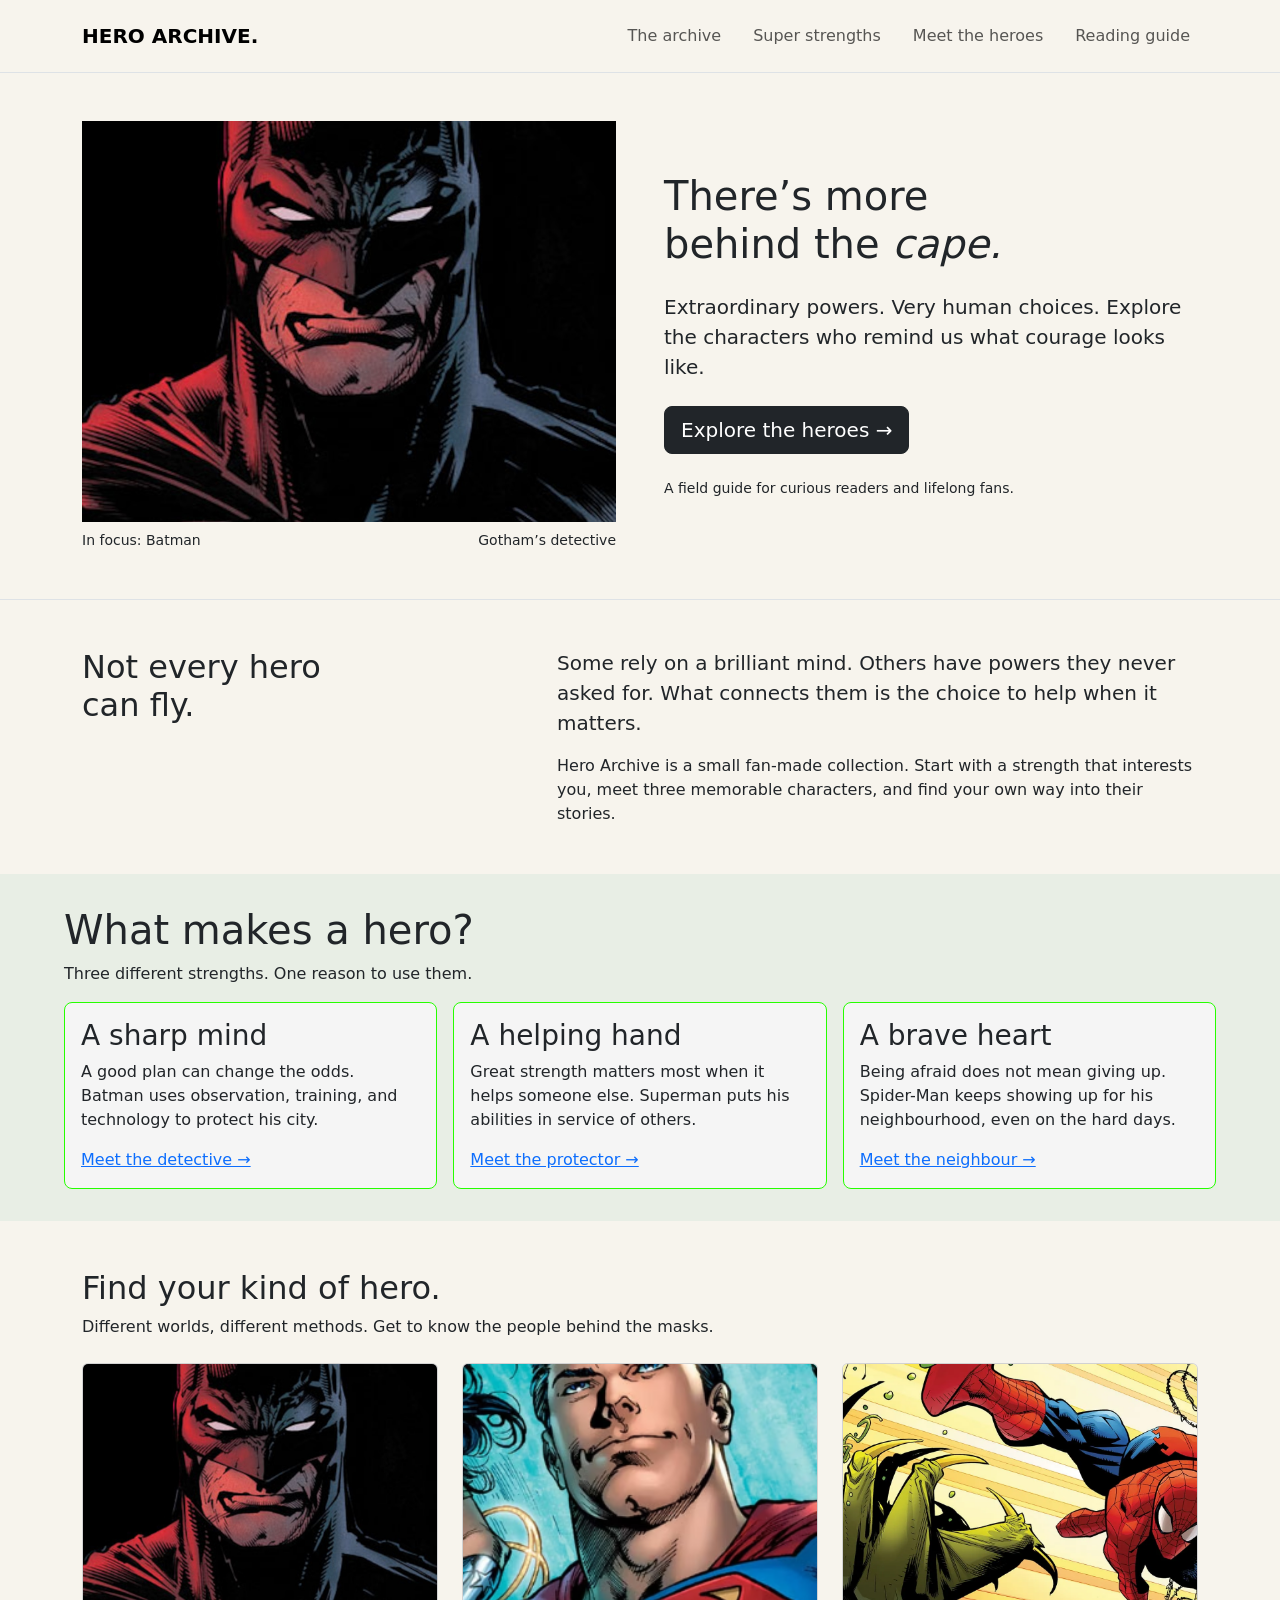
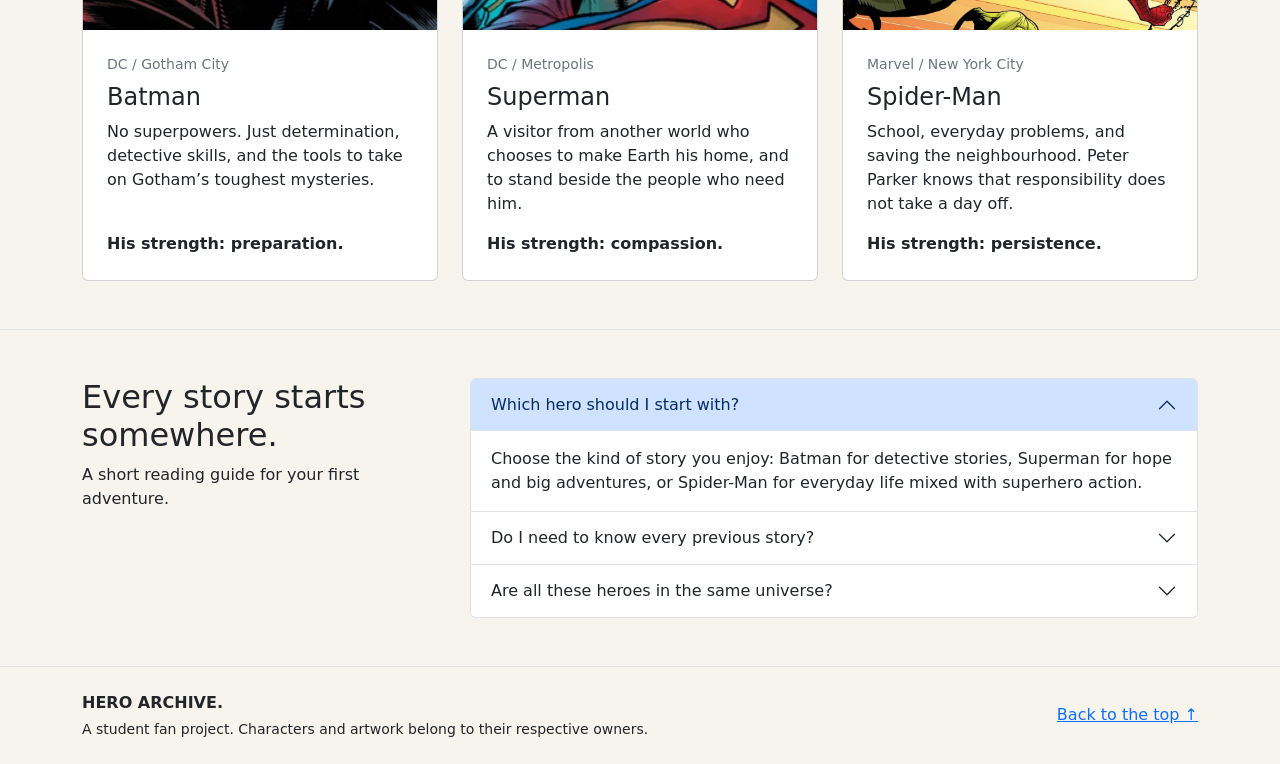
<file: assignment3/index.html>
<!doctype html>
<html lang="en">
    <head>
        <meta charset="utf-8">
        <meta name="viewport" content="width=device-width, initial-scale=1">
        <meta name="description" content="Hero Archive: a small field guide to superheroes, their strengths, and the stories worth exploring.">
        <title>Hero Archive | Beyond the cape</title>
        <link href="https://cdn.jsdelivr.net/npm/bootstrap@5.3.8/dist/css/bootstrap.min.css" rel="stylesheet" integrity="sha384-sRIl4kxILFvY47J16cr9ZwB07vP4J8+LH7qKQnuqkuIAvNWLzeN8tE5YBujZqJLB" crossorigin="anonymous">
        <link rel="stylesheet" href="style.css">
    </head>
    <body>
        <nav class="navbar navbar-expand-lg py-3 border-bottom" aria-label="Main navigation">
            <div class="container">
                <a class="navbar-brand fw-bold" href="#home">HERO ARCHIVE<span class="brand-dot">.</span></a>
                <button class="navbar-toggler" type="button" data-bs-toggle="collapse" data-bs-target="#mainNav" aria-controls="mainNav" aria-expanded="false" aria-label="Toggle navigation"><span class="navbar-toggler-icon"></span></button>
                <div class="collapse navbar-collapse" id="mainNav">
                    <ul class="navbar-nav ms-auto gap-lg-3">
                        <li class="nav-item">
                            <a class="nav-link" href="#about">The archive</a>
                        </li>
                        <li class="nav-item">
                            <a class="nav-link" href="#strengths">Super strengths</a>
                        </li>
                        <li class="nav-item">
                            <a class="nav-link" href="#heroes">Meet the heroes</a>
                        </li>
                        <li class="nav-item">
                            <a class="nav-link" href="#faq">Reading guide</a>
                        </li>
                    </ul>
                </div>
            </div>
        </nav>
        <main>
            <section class="hero-section py-5" id="home" aria-labelledby="hero-title">
                <div class="container">
                    <div class="row align-items-center g-4 g-lg-5">
                        <div class="col-12 col-lg-6 order-1 order-lg-2">
                            <h1 id="hero-title">There’s more<br>behind the <em>cape.</em></h1>
                            <p class="lead my-4">Extraordinary powers. Very human choices. Explore the characters who remind us what courage looks like.</p>
                            <a class="btn btn-dark btn-lg" href="#heroes">Explore the heroes <span aria-hidden="true">&rarr;</span></a>
                            <p class="d-none d-md-block small mt-4 mb-0 hero-note">A field guide for curious readers and lifelong fans.</p>
                            <p class="d-md-none small mt-3 mb-0 hero-note">Your next favourite hero starts here.</p>
                        </div>
                        <div class="col-12 col-lg-6 order-2 order-lg-1">
                            <figure class="mb-0">
                                <img class="img-fluid hero-image" src="images/batman.jpg" alt="Batman, the masked protector of Gotham City">
                                <figcaption class="d-flex justify-content-between gap-3 small mt-2"><span>In focus: Batman</span><span>Gotham’s detective</span></figcaption>
                            </figure>
                        </div>
                    </div>
                </div>
            </section>
            <section id="about" class="py-5 border-top" aria-labelledby="about-title">
                <div class="container">
                    <div class="row g-4 align-items-start">
                        <div class="col-12 col-md-5">
                            <h2 id="about-title">Not every hero<br>can fly.</h2>
                        </div>
                        <div class="col-12 col-md-7">
                            <p class="fs-5">Some rely on a brilliant mind. Others have powers they never asked for. What connects them is the choice to help when it matters.</p>
                            <p class="mb-0">Hero Archive is a small fan-made collection. Start with a strength that interests you, meet three memorable characters, and find your own way into their stories.</p>
                        </div>
                    </div>
                </div>
            </section>
            <section id="strengths" class="strengths-section" aria-labelledby="strengths-title">
                <div class="strengths-wrap">
                    <h2 id="strengths-title">What makes a hero?</h2>
                    <p class="strengths-intro">Three different strengths. One reason to use them.</p>
                    <div class="strengths-grid">
                        <article class="strength-item">
                            <h3>A sharp mind</h3>
                            <p>A good plan can change the odds. Batman uses observation, training, and technology to protect his city.</p>
                            <a href="#batman">Meet the detective &rarr;</a>
                        </article>
                        <article class="strength-item">
                            <h3>A helping hand</h3>
                            <p>Great strength matters most when it helps someone else. Superman puts his abilities in service of others.</p>
                            <a href="#superman">Meet the protector &rarr;</a>
                        </article>
                        <article class="strength-item">
                            <h3>A brave heart</h3>
                            <p>Being afraid does not mean giving up. Spider-Man keeps showing up for his neighbourhood, even on the hard days.</p>
                            <a href="#spider-man">Meet the neighbour &rarr;</a>
                        </article>
                    </div>
                </div>
            </section>
            <section id="heroes" class="py-5" aria-labelledby="heroes-title">
                <div class="container">
                    <div class="row mb-4">
                        <div class="col-12 col-lg-8">
                            <h2 id="heroes-title">Find your kind of hero.</h2>
                            <p class="mb-0">Different worlds, different methods. Get to know the people behind the masks.</p>
                        </div>
                    </div>
                    <div class="row g-4">
                        <div class="col-12 col-md-6 col-lg-4">
                            <article class="card h-100" id="batman">
                                <img src="images/batman.jpg" class="card-img-top" alt="Batman in his dark suit and cape" loading="lazy">
                                <div class="card-body d-flex flex-column p-4">
                                    <p class="small text-secondary mb-2">DC / Gotham City</p>
                                    <h3 class="card-title h4">Batman</h3>
                                    <p class="card-text">No superpowers. Just determination, detective skills, and the tools to take on Gotham’s toughest mysteries.</p>
                                    <p class="mt-auto mb-0 fw-semibold">His strength: preparation.</p>
                                </div>
                            </article>
                        </div>
                        <div class="col-12 col-md-6 col-lg-4">
                            <article class="card h-100" id="superman">
                                <img src="images/superman.png" class="card-img-top" alt="Superman wearing his blue suit and red cape" loading="lazy">
                                <div class="card-body d-flex flex-column p-4">
                                    <p class="small text-secondary mb-2">DC / Metropolis</p>
                                    <h3 class="card-title h4">Superman</h3>
                                    <p class="card-text">A visitor from another world who chooses to make Earth his home, and to stand beside the people who need him.</p>
                                    <p class="mt-auto mb-0 fw-semibold">His strength: compassion.</p>
                                </div>
                            </article>
                        </div>
                        <div class="col-12 col-md-6 col-lg-4">
                            <article class="card h-100" id="spider-man">
                                <img src="images/spider-man.webp" class="card-img-top" alt="Spider-Man in his red and blue web-patterned suit" loading="lazy">
                                <div class="card-body d-flex flex-column p-4">
                                    <p class="small text-secondary mb-2">Marvel / New York City</p>
                                    <h3 class="card-title h4">Spider-Man</h3>
                                    <p class="card-text">School, everyday problems, and saving the neighbourhood. Peter Parker knows that responsibility does not take a day off.</p>
                                    <p class="mt-auto mb-0 fw-semibold">His strength: persistence.</p>
                                </div>
                            </article>
                        </div>
                    </div>
                </div>
            </section>
            <section id="faq" class="py-5 border-top" aria-labelledby="faq-title">
                <div class="container">
                    <div class="row g-4 g-lg-5">
                        <div class="col-12 col-lg-4">
                            <h2 id="faq-title">Every story starts somewhere.</h2>
                            <p>A short reading guide for your first adventure.</p>
                        </div>
                        <div class="col-12 col-lg-8">
                            <div class="accordion" id="readingGuide">
                                <div class="accordion-item">
                                    <h3 class="accordion-header"><button class="accordion-button" type="button" data-bs-toggle="collapse" data-bs-target="#answerOne" aria-expanded="true" aria-controls="answerOne">Which hero should I start with?</button></h3>
                                    <div id="answerOne" class="accordion-collapse collapse show" data-bs-parent="#readingGuide">
                                        <div class="accordion-body">
                                            Choose the kind of story you enjoy: Batman for detective stories, Superman for hope and big adventures, or Spider-Man for everyday life mixed with superhero action.
                                        </div>
                                    </div>
                                </div>
                                <div class="accordion-item">
                                    <h3 class="accordion-header"><button class="accordion-button collapsed" type="button" data-bs-toggle="collapse" data-bs-target="#answerTwo" aria-expanded="false" aria-controls="answerTwo">Do I need to know every previous story?</button></h3>
                                    <div id="answerTwo" class="accordion-collapse collapse" data-bs-parent="#readingGuide">
                                        <div class="accordion-body">
                                            No. An origin story or a self-contained adventure is an approachable place to begin. Look for a collected story with a clear beginning and ending.
                                        </div>
                                    </div>
                                </div>
                                <div class="accordion-item">
                                    <h3 class="accordion-header"><button class="accordion-button collapsed" type="button" data-bs-toggle="collapse" data-bs-target="#answerThree" aria-expanded="false" aria-controls="answerThree">Are all these heroes in the same universe?</button></h3>
                                    <div id="answerThree" class="accordion-collapse collapse" data-bs-parent="#readingGuide">
                                        <div class="accordion-body">
                                            Batman and Superman belong to DC. Spider-Man belongs to Marvel. This archive brings them together as a fan collection, rather than a shared story universe.
                                        </div>
                                    </div>
                                </div>
                            </div>
                        </div>
                    </div>
                </div>
            </section>
        </main>
        <footer class="py-4 border-top">
            <div class="container">
                <div class="row g-3 align-items-center">
                    <div class="col-12 col-md-8">
                        <p class="mb-1 fw-bold">HERO ARCHIVE.</p>
                        <p class="small mb-0">A student fan project. Characters and artwork belong to their respective owners.</p>
                    </div>
                    <div class="col-12 col-md-4 text-md-end">
                        <a class="footer-link" href="#home">Back to the top &uarr;</a>
                    </div>
                </div>
            </div>
        </footer>
        <script src="https://cdn.jsdelivr.net/npm/bootstrap@5.3.8/dist/js/bootstrap.bundle.min.js" integrity="sha384-FKyoEForCGlyvwx9Hj09JcYn3nv7wiPVlz7YYwJrWVcXK/BmnVDxM+D2scQbITxI" crossorigin="anonymous">
        </script>
    </body>
</html>
</file>
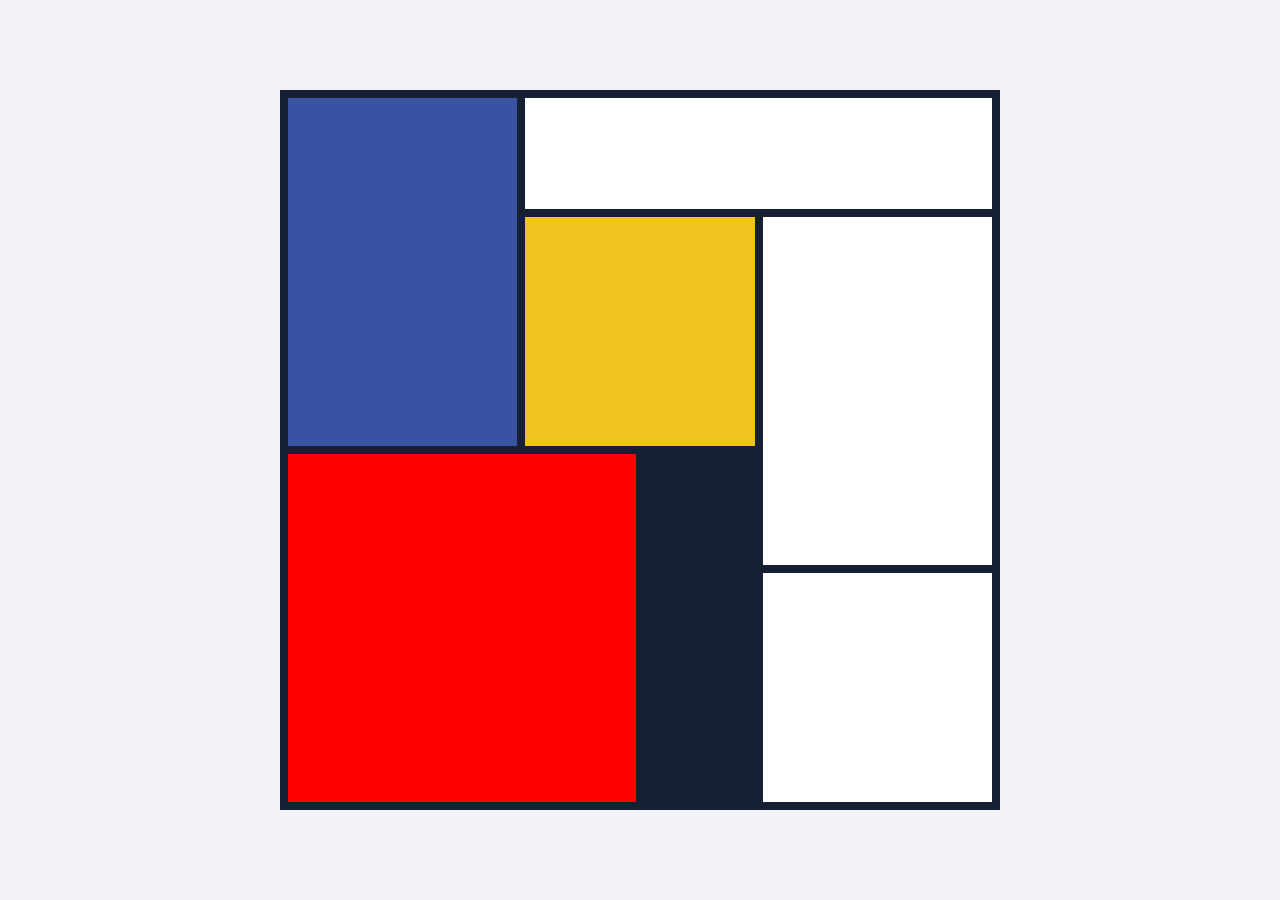
<file: task1.html>
<!DOCTYPE html>
<html lang="en">
<head>
    <meta charset="UTF-8">
    <meta name="viewport" content="width=device-width, initial-scale=1.0">
    <title>Title</title>
    <link rel="stylesheet" href="style.css">
</head>
<body class="task1-body">
<div class="grid-art">
    <div class="blue">   </div>
    <div class="white1">   </div>
    <div class="yellow">   </div>
    <div class="red">   </div>
    <div class="black">   </div>
    <div class="white2">   </div>
    <div class="white3">   </div>
</div>

</body>
</html>
</file>
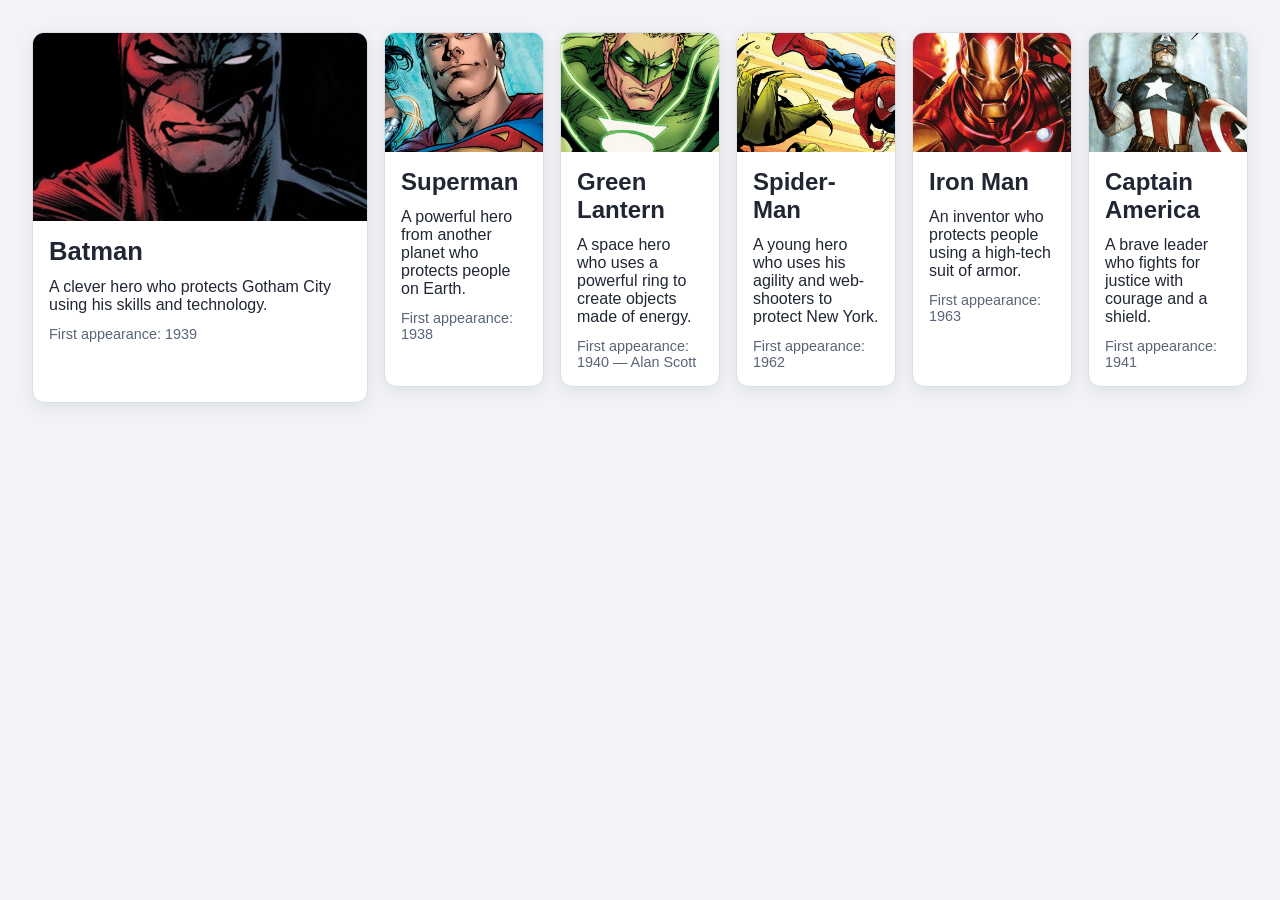
<file: task3.html>
<!DOCTYPE html>
<html lang="en">
<head>
    <meta charset="UTF-8">
    <meta name="viewport" content="width=device-width, initial-scale=1.0">
    <title>Heroes</title>
    <link rel="stylesheet" href="style.css">
</head>
<body class="task3-body">

<main>
    <div class="heroes heroes--magazine">

        <article class="hero-card hero-card--lead">
            <img src="images/batman.jpg" alt="Batman">
            <div class="hero-content">
                <h2>Batman</h2>
                <p>A clever hero who protects Gotham City using his skills and technology.</p>
                <time class="hero-date" datetime="1939">First appearance: 1939</time>
            </div>
        </article>

        <article class="hero-card">
            <img src="images/superman.png" alt="Superman">
            <div class="hero-content">
                <h2>Superman</h2>
                <p>A powerful hero from another planet who protects people on Earth.</p>
                <time class="hero-date" datetime="1938">First appearance: 1938</time>
            </div>
        </article>

        <article class="hero-card">
            <img src="images/green-lantern.jpg" alt="Green Lantern">
            <div class="hero-content">
                <h2>Green Lantern</h2>
                <p>A space hero who uses a powerful ring to create objects made of energy.</p>
                <time class="hero-date" datetime="1940">First appearance: 1940 — Alan Scott</time>
            </div>
        </article>

        <article class="hero-card">
            <img src="images/spider-man.webp" alt="Spider-Man">
            <div class="hero-content">
                <h2>Spider-Man</h2>
                <p>A young hero who uses his agility and web-shooters to protect New York.</p>
                <time class="hero-date" datetime="1962">First appearance: 1962</time>
            </div>
        </article>

        <article class="hero-card">
            <img src="images/iron-man.webp" alt="Iron Man">
            <div class="hero-content">
                <h2>Iron Man</h2>
                <p>An inventor who protects people using a high-tech suit of armor.</p>
                <time class="hero-date" datetime="1963">First appearance: 1963</time>
            </div>
        </article>

        <article class="hero-card">
            <img src="images/captain-america.webp" alt="Captain America">
            <div class="hero-content">
                <h2>Captain America</h2>
                <p>A brave leader who fights for justice with courage and a shield.</p>
                <time class="hero-date" datetime="1941">First appearance: 1941</time>
            </div>
        </article>

    </div>
</main>

</body>
</html>
</file>
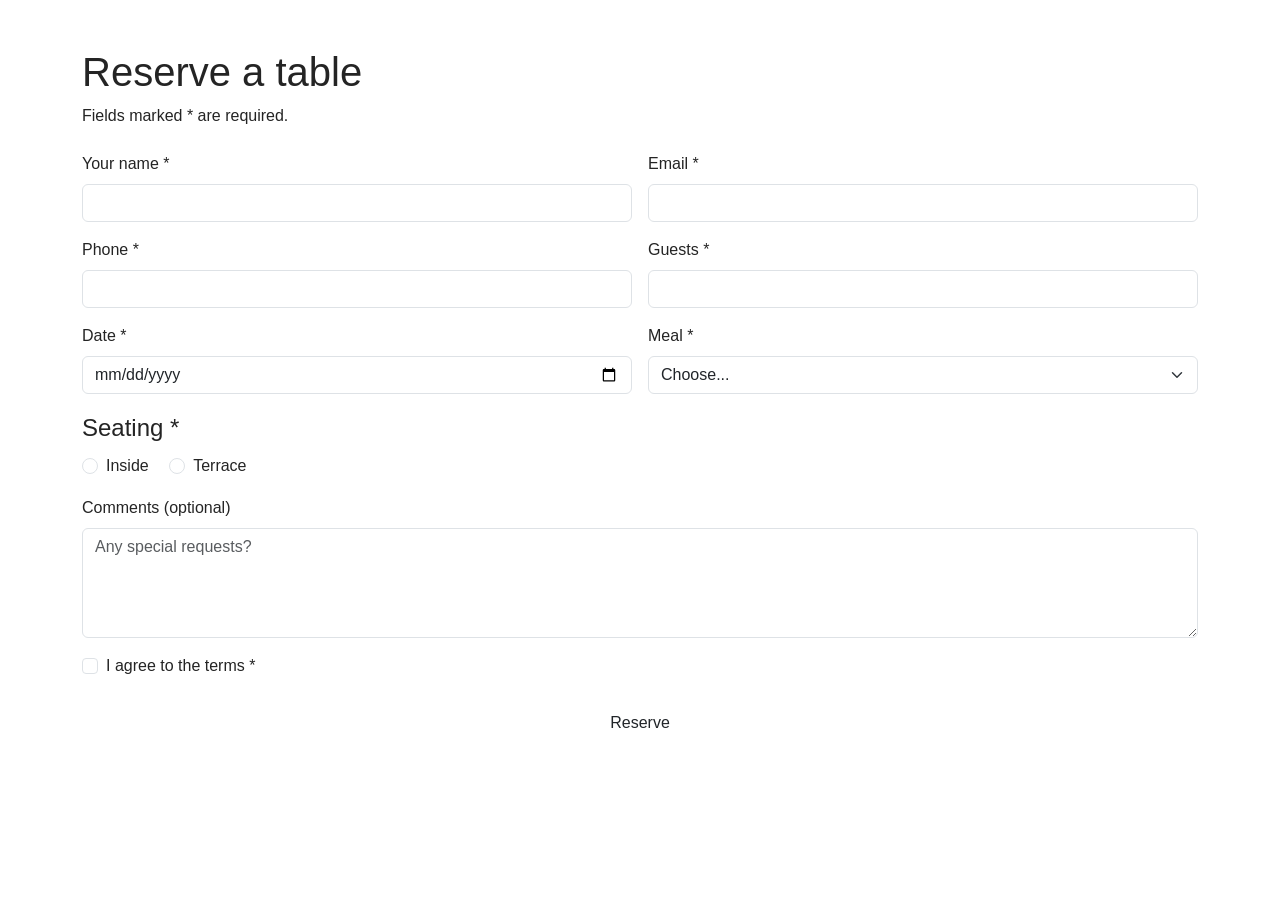
<file: assignment2/task2.html>
<!DOCTYPE html>
<html lang="en">
<head>
    <meta charset="UTF-8">
    <meta name="viewport" content="width=device-width, initial-scale=1.0">
    <title>Task 3 — Reserve a table</title>

    <link rel="stylesheet" href="https://cdn.jsdelivr.net/npm/bootstrap@5.3.8/dist/css/bootstrap.min.css">
    <link rel="stylesheet" href="https://fonts.googleapis.com/css2?family=Montserrat:wght@400;600;700&amp;display=swap">
    <link rel="stylesheet" href="style.css">
</head>

<body class="task3">
<main class="container py-4 py-md-5">
    <section class="form-panel mx-auto" aria-labelledby="page-title">
        <header class="panel-header">
            <h1 id="page-title">Reserve a table</h1>
        </header>

        <div class="panel-body">
            <p class="mb-4">Fields marked * are required.</p>

            <form action="#" method="post">
                <div class="row g-3">
                    <div class="col-12 col-md-6">
                        <label class="form-label" for="guest-name">Your name *</label>
                        <input class="form-control" type="text"
                               id="guest-name" name="guest_name"
                               autocomplete="name" required>
                    </div>

                    <div class="col-12 col-md-6">
                        <label class="form-label" for="guest-email">Email *</label>
                        <input class="form-control" type="email"
                               id="guest-email" name="guest_email"
                               autocomplete="email" required>
                    </div>

                    <div class="col-12 col-md-6">
                        <label class="form-label" for="guest-phone">Phone *</label>
                        <input class="form-control" type="tel"
                               id="guest-phone" name="guest_phone"
                               autocomplete="tel" required>
                    </div>

                    <div class="col-12 col-md-6">
                        <label class="form-label" for="guests">Guests *</label>
                        <input class="form-control" type="number"
                               id="guests" name="guests"
                               min="1" step="1" required>
                    </div>

                    <div class="col-12 col-md-6">
                        <label class="form-label" for="reservation-date">Date *</label>
                        <input class="form-control" type="date"
                               id="reservation-date" name="reservation_date" required>
                    </div>

                    <div class="col-12 col-md-6">
                        <label class="form-label" for="meal">Meal *</label>
                        <select class="form-select" id="meal" name="meal" required>
                            <option value="">Choose...</option>
                            <option value="lunch">Lunch</option>
                            <option value="dinner">Dinner</option>
                        </select>
                    </div>

                    <fieldset class="col-12">
                        <legend class="form-label">Seating *</legend>

                        <div class="form-check form-check-inline">
                            <input class="form-check-input" type="radio"
                                   id="inside" name="seating" value="inside" required>
                            <label class="form-check-label" for="inside">
                                Inside
                            </label>
                        </div>

                        <div class="form-check form-check-inline">
                            <input class="form-check-input" type="radio"
                                   id="terrace" name="seating" value="terrace" required>
                            <label class="form-check-label" for="terrace">
                                Terrace
                            </label>
                        </div>
                    </fieldset>

                    <div class="col-12">
                        <label class="form-label" for="comments">
                            Comments (optional)
                        </label>
                        <textarea class="form-control"
                                  id="comments" name="comments"
                                  rows="4" placeholder="Any special requests?"></textarea>
                    </div>

                    <div class="col-12">
                        <div class="form-check">
                            <input class="form-check-input" type="checkbox"
                                   id="terms" name="terms" value="accepted" required>
                            <label class="form-check-label" for="terms">
                                I agree to the terms *
                            </label>
                        </div>
                    </div>
                </div>

                <button class="btn btn-find w-100 mt-4" type="submit">
                    Reserve
                </button>
            </form>
        </div>
    </section>
</main>
</body>
</html>
</file>
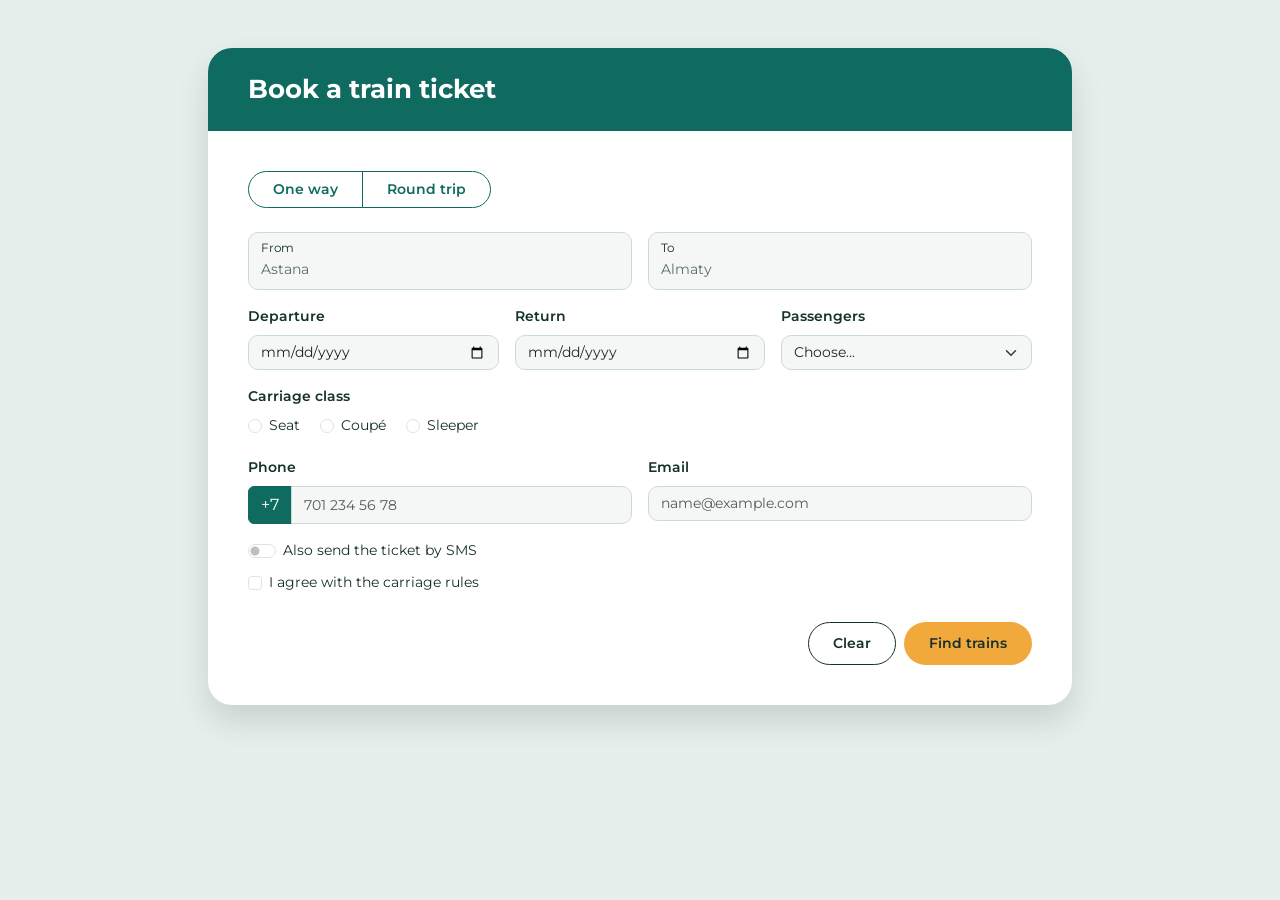
<file: assignment4/task1.html>
<!DOCTYPE html>
<html lang="en">
<head>
    <meta charset="UTF-8">
    <meta name="viewport" content="width=device-width, initial-scale=1.0">
    <title>Task 1 — Train ticket</title>

    <link rel="stylesheet" href="https://cdn.jsdelivr.net/npm/bootstrap@5.3.8/dist/css/bootstrap.min.css">
    <link rel="stylesheet" href="https://fonts.googleapis.com/css2?family=Montserrat:wght@400;600;700&amp;display=swap">
    <link rel="stylesheet" href="style.css">
</head>

<body class="task1">
<main class="container py-4 py-md-5">
    <section class="form-panel mx-auto" aria-labelledby="page-title">
        <header class="panel-header">
            <h1 id="page-title">Book a train ticket</h1>
        </header>

        <div class="panel-body">
            <form action="#" method="get">
                <fieldset class="mb-4">
                    <legend class="visually-hidden">Trip type</legend>

                    <div class="btn-group trip-toggle">
                        <input class="btn-check" type="radio"
                               id="one-way" name="trip" value="one-way">
                        <label class="btn" for="one-way">One way</label>

                        <input class="btn-check" type="radio"
                               id="round-trip" name="trip" value="round-trip">
                        <label class="btn" for="round-trip">Round trip</label>
                    </div>
                </fieldset>

                <div class="row g-3">
                    <div class="col-12 col-md-6">
                        <div class="form-floating">
                            <input class="form-control" type="text"
                                   id="from" name="from"
                                   placeholder="Astana" required>
                            <label for="from">From</label>
                        </div>
                    </div>

                    <div class="col-12 col-md-6">
                        <div class="form-floating">
                            <input class="form-control" type="text"
                                   id="to" name="to"
                                   placeholder="Almaty" required>
                            <label for="to">To</label>
                        </div>
                    </div>

                    <div class="col-12 col-md-4">
                        <label class="form-label" for="departure">Departure</label>
                        <input class="form-control" type="date"
                               id="departure" name="departure" required>
                    </div>

                    <div class="col-12 col-md-4">
                        <label class="form-label" for="return-date">Return</label>
                        <input class="form-control" type="date"
                               id="return-date" name="return_date">
                    </div>

                    <div class="col-12 col-md-4">
                        <label class="form-label" for="passengers">Passengers</label>
                        <select class="form-select"
                                id="passengers" name="passengers" required>
                            <option value="">Choose...</option>
                            <option value="1">1 adult</option>
                            <option value="2">2 adults</option>
                            <option value="3">3 adults</option>
                            <option value="4">4 adults</option>
                            <option value="5">5 adults</option>
                            <option value="6">6 adults</option>
                        </select>
                    </div>

                    <fieldset class="col-12">
                        <legend class="form-label">Carriage class</legend>

                        <div class="form-check form-check-inline">
                            <input class="form-check-input" type="radio"
                                   id="seat" name="carriage" value="seat" required>
                            <label class="form-check-label" for="seat">Seat</label>
                        </div>

                        <div class="form-check form-check-inline">
                            <input class="form-check-input" type="radio"
                                   id="coupe" name="carriage" value="coupe" required>
                            <label class="form-check-label" for="coupe">Coupé</label>
                        </div>

                        <div class="form-check form-check-inline">
                            <input class="form-check-input" type="radio"
                                   id="sleeper" name="carriage" value="sleeper" required>
                            <label class="form-check-label" for="sleeper">Sleeper</label>
                        </div>
                    </fieldset>

                    <div class="col-12 col-md-6">
                        <label class="form-label" for="phone">Phone</label>

                        <div class="input-group">
                            <span class="input-group-text" id="phone-prefix">+7</span>
                            <input class="form-control" type="tel"
                                   id="phone" name="phone"
                                   placeholder="701 234 56 78"
                                   autocomplete="off"
                                   aria-describedby="phone-prefix" required>
                        </div>
                    </div>

                    <div class="col-12 col-md-6">
                        <label class="form-label" for="email">Email</label>
                        <input class="form-control" type="email"
                               id="email" name="email"
                               placeholder="name@example.com"
                               autocomplete="email" required>
                    </div>

                    <div class="col-12">
                        <div class="form-check form-switch mb-2">
                            <input class="form-check-input" type="checkbox"
                                   role="switch" id="sms"
                                   name="sms" value="yes">
                            <label class="form-check-label" for="sms">
                                Also send the ticket by SMS
                            </label>
                        </div>

                        <div class="form-check">
                            <input class="form-check-input" type="checkbox"
                                   id="agreement" name="agreement"
                                   value="accepted" required>
                            <label class="form-check-label" for="agreement">
                                I agree with the carriage rules
                            </label>
                        </div>
                    </div>
                </div>

                <div class="d-flex flex-column-reverse flex-md-row justify-content-md-end gap-2 mt-4">
                    <button class="btn btn-clear" type="reset">Clear</button>
                    <button class="btn btn-find" type="submit">Find trains</button>
                </div>
            </form>
        </div>
    </section>
</main>
</body>
</html>
</file>
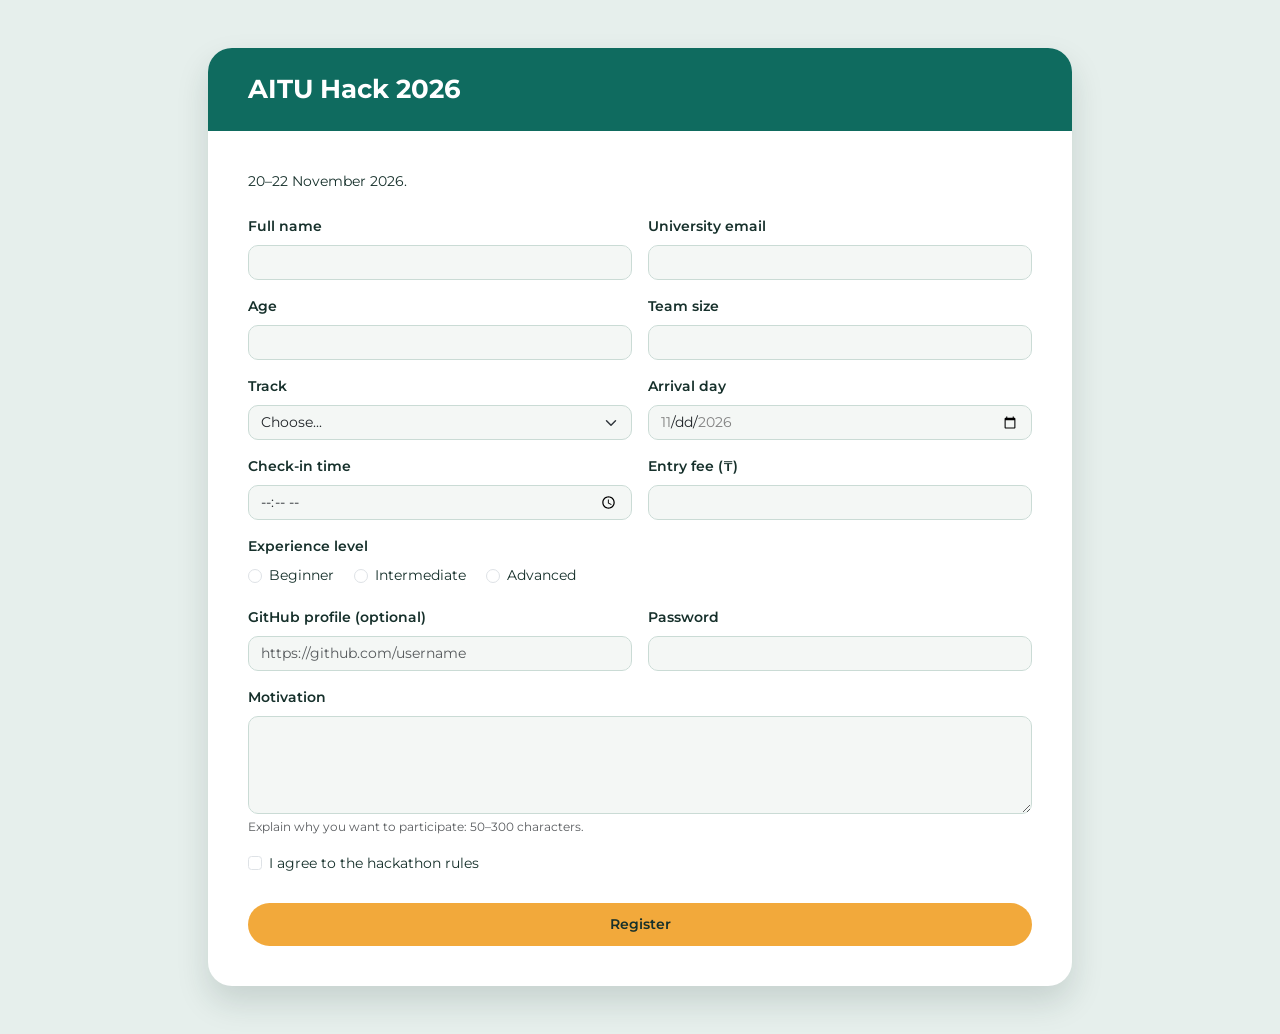
<file: assignment4/task2.html>
<!DOCTYPE html>
<html lang="en">
<head>
    <meta charset="UTF-8">
    <meta name="viewport" content="width=device-width, initial-scale=1.0">
    <title>Task 2 — AITU Hack 2026</title>

    <link rel="stylesheet" href="https://cdn.jsdelivr.net/npm/bootstrap@5.3.8/dist/css/bootstrap.min.css">
    <link rel="stylesheet" href="https://fonts.googleapis.com/css2?family=Montserrat:wght@400;600;700&amp;display=swap">
    <link rel="stylesheet" href="style.css">
</head>

<body class="task2">
<main class="container py-4 py-md-5">
    <section class="form-panel mx-auto" aria-labelledby="page-title">
        <header class="panel-header">
            <h1 id="page-title">AITU Hack 2026</h1>
        </header>

        <div class="panel-body">
            <p class="mb-4">
                20–22 November 2026.
            </p>

            <form class="validate-form" action="#" method="post">
                <div class="row g-3">
                    <div class="col-12 col-md-6">
                        <label class="form-label" for="full-name">Full name</label>
                        <input class="form-control" type="text"
                               id="full-name" name="full_name"
                               minlength="2" maxlength="40"
                               autocomplete="name"
                               aria-describedby="name-error" required>
                        <div class="invalid-feedback" id="name-error">
                            Enter 2–40 characters.
                        </div>
                    </div>

                    <div class="col-12 col-md-6">
                        <label class="form-label" for="email">University email</label>
                        <input class="form-control" type="email"
                               id="email" name="email"
                               autocomplete="email"
                               aria-describedby="email-error" required>
                        <div class="invalid-feedback" id="email-error">
                            Enter a valid email address.
                        </div>
                    </div>

                    <div class="col-12 col-md-6">
                        <label class="form-label" for="age">Age</label>
                        <input class="form-control" type="number"
                               id="age" name="age"
                               min="16" max="30" step="1"
                               aria-describedby="age-error" required>
                        <div class="invalid-feedback" id="age-error">
                            Enter a whole number from 16 to 30.
                        </div>
                    </div>

                    <div class="col-12 col-md-6">
                        <label class="form-label" for="team-size">Team size</label>
                        <input class="form-control" type="number"
                               id="team-size" name="team_size"
                               min="1" max="4" step="1"
                               aria-describedby="team-error" required>
                        <div class="invalid-feedback" id="team-error">
                            Enter a whole number from 1 to 4.
                        </div>
                    </div>

                    <div class="col-12 col-md-6">
                        <label class="form-label" for="track">Track</label>
                        <select class="form-select" id="track" name="track"
                                aria-describedby="track-error" required>
                            <option value="">Choose...</option>
                            <option value="Web">Web</option>
                            <option value="Mobile">Mobile</option>
                            <option value="AI">AI</option>
                            <option value="GameDev">GameDev</option>
                        </select>
                        <div class="invalid-feedback" id="track-error">
                            Choose a track.
                        </div>
                    </div>

                    <div class="col-12 col-md-6">
                        <label class="form-label" for="arrival">Arrival day</label>
                        <input class="form-control" type="date"
                               id="arrival" name="arrival"
                               min="2026-11-20" max="2026-11-22"
                               aria-describedby="arrival-error" required>
                        <div class="invalid-feedback" id="arrival-error">
                            Choose 20, 21 or 22 November 2026.
                        </div>
                    </div>

                    <div class="col-12 col-md-6">
                        <label class="form-label" for="check-in">Check-in time</label>
                        <input class="form-control" type="time"
                               id="check-in" name="check_in"
                               min="09:00" max="18:00" step="1800"
                               aria-describedby="time-error" required>
                        <div class="invalid-feedback" id="time-error">
                            Choose 09:00–18:00 in 30-minute steps.
                        </div>
                    </div>

                    <div class="col-12 col-md-6">
                        <label class="form-label" for="fee">Entry fee (₸)</label>
                        <input class="form-control" type="number"
                               id="fee" name="fee"
                               min="0" max="5000" step="500"
                               aria-describedby="fee-error" required>
                        <div class="invalid-feedback" id="fee-error">
                            Enter 0–5000 ₸ in steps of 500 ₸.
                        </div>
                    </div>

                    <fieldset class="col-12 radio-field"
                              aria-describedby="experience-error">
                        <legend class="form-label">Experience level</legend>

                        <div class="form-check form-check-inline">
                            <input class="form-check-input" type="radio"
                                   id="beginner" name="experience"
                                   value="beginner" required>
                            <label class="form-check-label" for="beginner">
                                Beginner
                            </label>
                        </div>

                        <div class="form-check form-check-inline">
                            <input class="form-check-input" type="radio"
                                   id="intermediate" name="experience"
                                   value="intermediate" required>
                            <label class="form-check-label" for="intermediate">
                                Intermediate
                            </label>
                        </div>

                        <div class="form-check form-check-inline">
                            <input class="form-check-input" type="radio"
                                   id="advanced" name="experience"
                                   value="advanced" required>
                            <label class="form-check-label" for="advanced">
                                Advanced
                            </label>
                        </div>

                        <div class="invalid-feedback" id="experience-error">
                            Choose your experience level.
                        </div>
                    </fieldset>

                    <div class="col-12 col-md-6">
                        <label class="form-label" for="github">
                            GitHub profile (optional)
                        </label>
                        <input class="form-control" type="url"
                               id="github" name="github"
                               placeholder="https://github.com/username"
                               aria-describedby="github-error">
                        <div class="invalid-feedback" id="github-error">
                            Enter a full URL or leave this field empty.
                        </div>
                    </div>

                    <div class="col-12 col-md-6">
                        <label class="form-label" for="password">Password</label>
                        <input class="form-control" type="password"
                               id="password" name="password"
                               minlength="8" maxlength="20"
                               autocomplete="new-password"
                               aria-describedby="password-error" required>
                        <div class="invalid-feedback" id="password-error">
                            Use 8–20 characters.
                        </div>
                    </div>

                    <div class="col-12">
                        <label class="form-label" for="motivation">Motivation</label>
                        <textarea class="form-control"
                                  id="motivation" name="motivation"
                                  rows="4" minlength="50" maxlength="300"
                                  aria-describedby="motivation-help motivation-error"
                                  required></textarea>

                        <div class="form-text" id="motivation-help">
                            Explain why you want to participate: 50–300 characters.
                        </div>
                        <div class="invalid-feedback" id="motivation-error">
                            Write 50–300 characters.
                        </div>
                    </div>

                    <div class="col-12">
                        <div class="form-check">
                            <input class="form-check-input" type="checkbox"
                                   id="rules" name="rules" value="accepted"
                                   aria-describedby="rules-error" required>
                            <label class="form-check-label" for="rules">
                                I agree to the hackathon rules
                            </label>
                            <div class="invalid-feedback" id="rules-error">
                                You must agree to the rules.
                            </div>
                        </div>
                    </div>
                </div>

                <button class="btn btn-find w-100 mt-4" type="submit">
                    Register
                </button>
            </form>
        </div>
    </section>
</main>
</body>
</html>
</file>
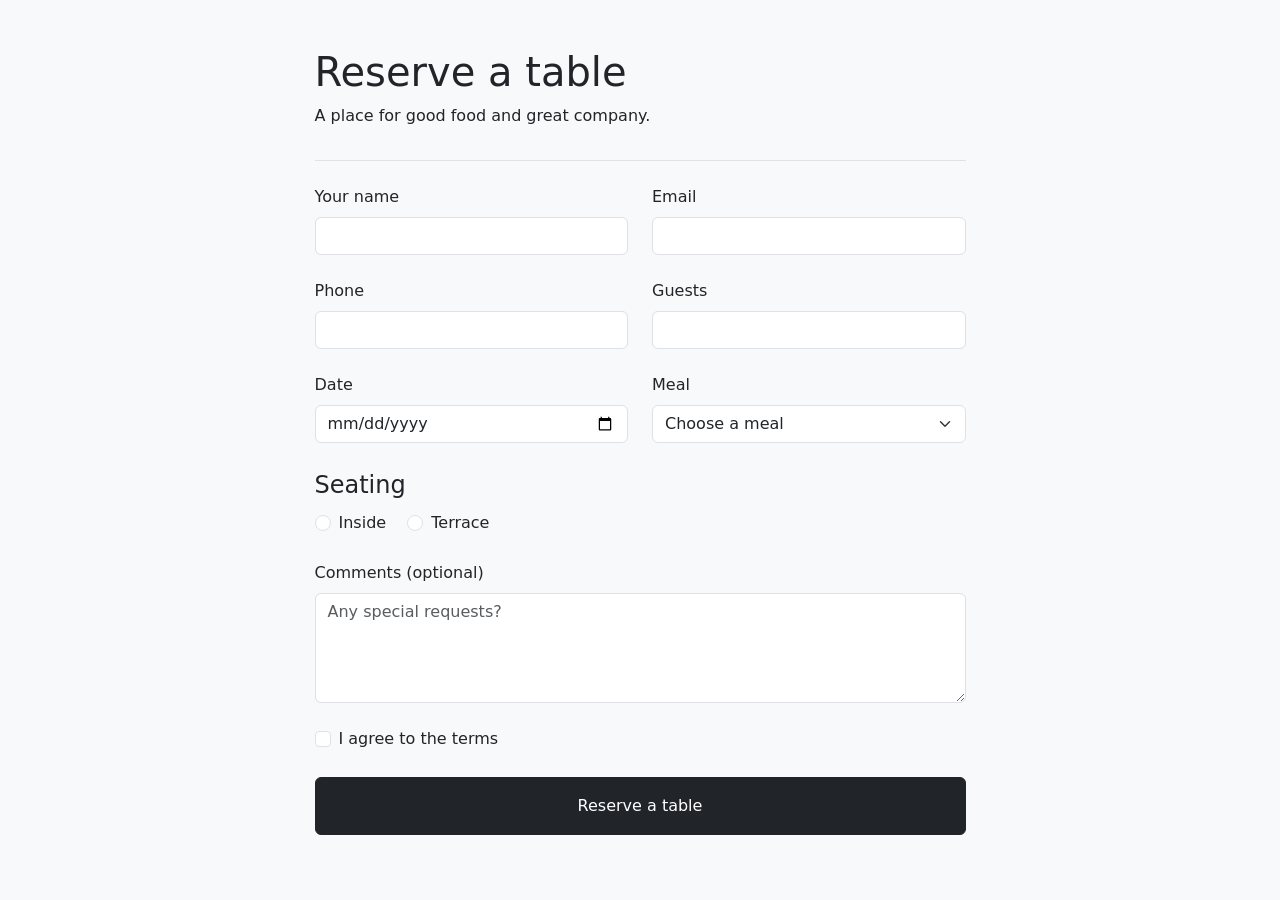
<file: assignment4/task3.html>
<!DOCTYPE html>
<html lang="en">
<head>
    <meta charset="UTF-8">
    <meta name="viewport" content="width=device-width, initial-scale=1.0">
    <title>Reserve a table</title>

    <link rel="stylesheet" href="https://cdn.jsdelivr.net/npm/bootstrap@5.3.8/dist/css/bootstrap.min.css">
</head>

<body class="bg-light">
<main class="container py-4 py-md-5">
    <div class="col-12 col-md-9 col-lg-7 mx-auto">

        <header class="mb-4 pb-3 border-bottom">
            <h1>Reserve a table</h1>
            <p>A place for good food and great company.</p>
        </header>

        <form action="#" method="post">
            <div class="row g-4">

                <div class="col-12 col-md-6">
                    <label class="form-label" for="guest-name">Your name</label>
                    <input class="form-control" type="text"
                           id="guest-name" name="guest_name"
                           autocomplete="name" required>
                </div>

                <div class="col-12 col-md-6">
                    <label class="form-label" for="guest-email">Email</label>
                    <input class="form-control" type="email"
                           id="guest-email" name="guest_email"
                           autocomplete="email" required>
                </div>

                <div class="col-12 col-md-6">
                    <label class="form-label" for="guest-phone">Phone</label>
                    <input class="form-control" type="tel"
                           id="guest-phone" name="guest_phone"
                           autocomplete="tel" required>
                </div>

                <div class="col-12 col-md-6">
                    <label class="form-label" for="guests">Guests</label>
                    <input class="form-control" type="number"
                           id="guests" name="guests"
                           min="1" step="1" required>
                </div>

                <div class="col-12 col-md-6">
                    <label class="form-label" for="reservation-date">Date</label>
                    <input class="form-control" type="date"
                           id="reservation-date" name="reservation_date" required>
                </div>

                <div class="col-12 col-md-6">
                    <label class="form-label" for="meal">Meal</label>
                    <select class="form-select" id="meal" name="meal" required>
                        <option value="">Choose a meal</option>
                        <option value="lunch">Lunch</option>
                        <option value="dinner">Dinner</option>
                    </select>
                </div>

                <fieldset class="col-12">
                    <legend class="form-label">Seating</legend>

                    <div class="form-check form-check-inline">
                        <input class="form-check-input" type="radio"
                               id="inside" name="seating" value="inside" required>
                        <label class="form-check-label" for="inside">
                            Inside
                        </label>
                    </div>

                    <div class="form-check form-check-inline">
                        <input class="form-check-input" type="radio"
                               id="terrace" name="seating" value="terrace" required>
                        <label class="form-check-label" for="terrace">
                            Terrace
                        </label>
                    </div>
                </fieldset>

                <div class="col-12">
                    <label class="form-label" for="comments">
                        Comments (optional)
                    </label>
                    <textarea class="form-control"
                              id="comments" name="comments"
                              rows="4"
                              placeholder="Any special requests?"></textarea>
                </div>

                <div class="col-12">
                    <div class="form-check">
                        <input class="form-check-input" type="checkbox"
                               id="terms" name="terms"
                               value="accepted" required>
                        <label class="form-check-label" for="terms">
                            I agree to the terms
                        </label>
                    </div>
                </div>

                <div class="col-12">
                    <button class="btn btn-dark w-100 py-3" type="submit">
                        Reserve a table
                    </button>
                </div>

            </div>
        </form>

    </div>
</main>
</body>
</html>
</file>
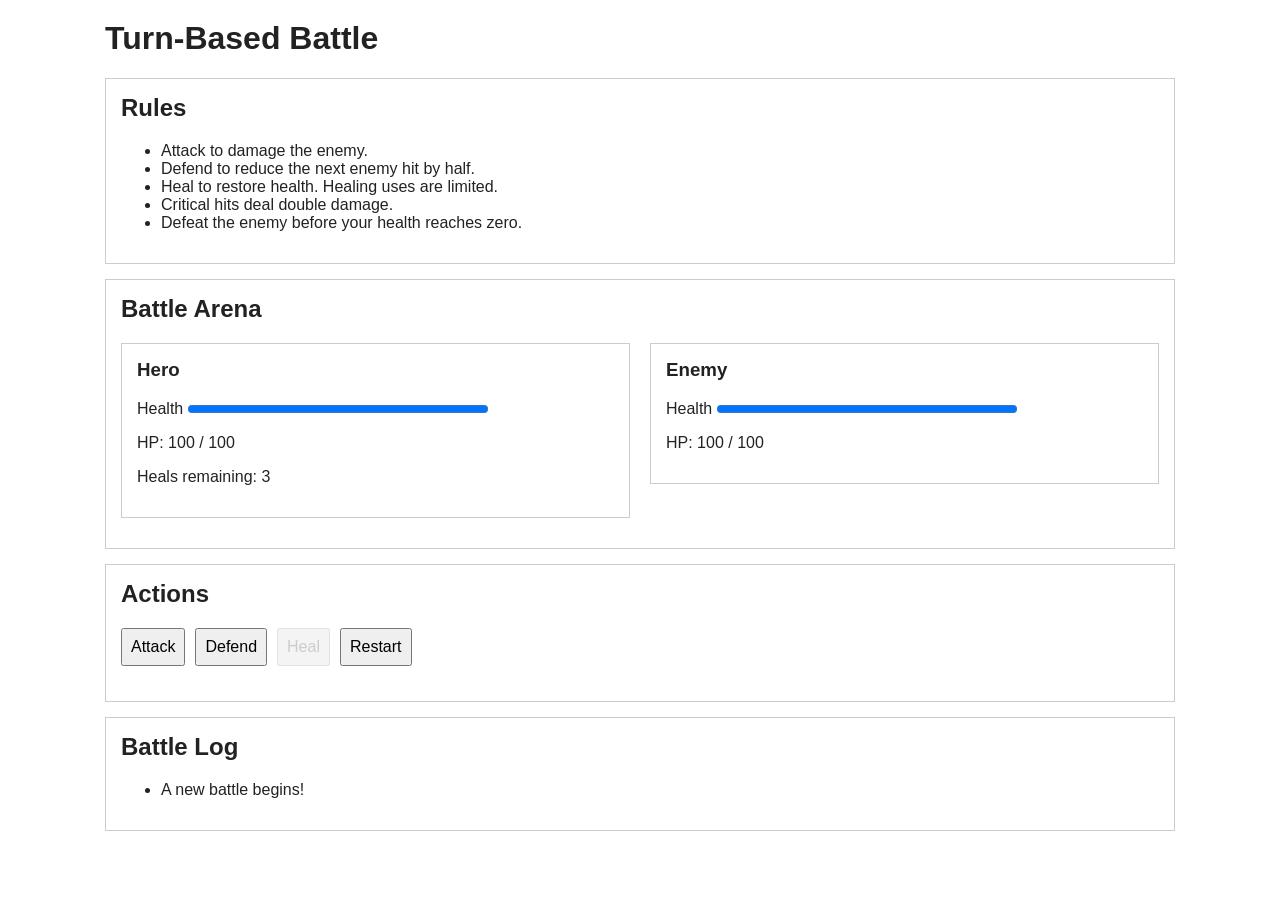
<file: assignment5/task1(battle).html>
<!DOCTYPE html>
<html lang="en">
<head>
    <meta charset="UTF-8">
    <meta name="viewport" content="width=device-width, initial-scale=1.0">
    <title>Battle Game</title>

    <link rel="stylesheet" href="style.css">
    <script src="js/battle.js" defer></script>
</head>
<body>
<main>
    <h1>Turn-Based Battle</h1>

    <section class="battle-rules">
        <h2>Rules</h2>
        <ul>
            <li>Attack to damage the enemy.</li>
            <li>Defend to reduce the next enemy hit by half.</li>
            <li>Heal to restore health. Healing uses are limited.</li>
            <li>Critical hits deal double damage.</li>
            <li>Defeat the enemy before your health reaches zero.</li>
        </ul>
    </section>

    <section class="battle-arena">
        <h2>Battle Arena</h2>

        <div class="fighters">
            <article class="fighter-card">
                <h3>Hero</h3>

                <label for="hero-health">Health</label>
                <progress id="hero-health" max="100" value="100"></progress>

                <p id="hero-health-text">HP: 100 / 100</p>
                <p id="heals-remaining">Heals remaining: 3</p>
            </article>

            <article class="fighter-card">
                <h3>Enemy</h3>

                <label for="enemy-health">Health</label>
                <progress id="enemy-health" max="100" value="100"></progress>

                <p id="enemy-health-text">HP: 100 / 100</p>
            </article>
        </div>
    </section>

    <section class="battle-controls">
        <h2>Actions</h2>

        <div class="action-buttons">
            <button id="attack-button" type="button">Attack</button>
            <button id="defend-button" type="button">Defend</button>
            <button id="heal-button" type="button">Heal</button>
            <button id="restart-button" type="button">Restart</button>
        </div>

        <p id="battle-result" role="status" aria-live="polite"></p>
    </section>

    <section class="battle-history">
        <h2>Battle Log</h2>
        <ul id="battle-log"></ul>
    </section>
</main>
</body>
</html>
</file>
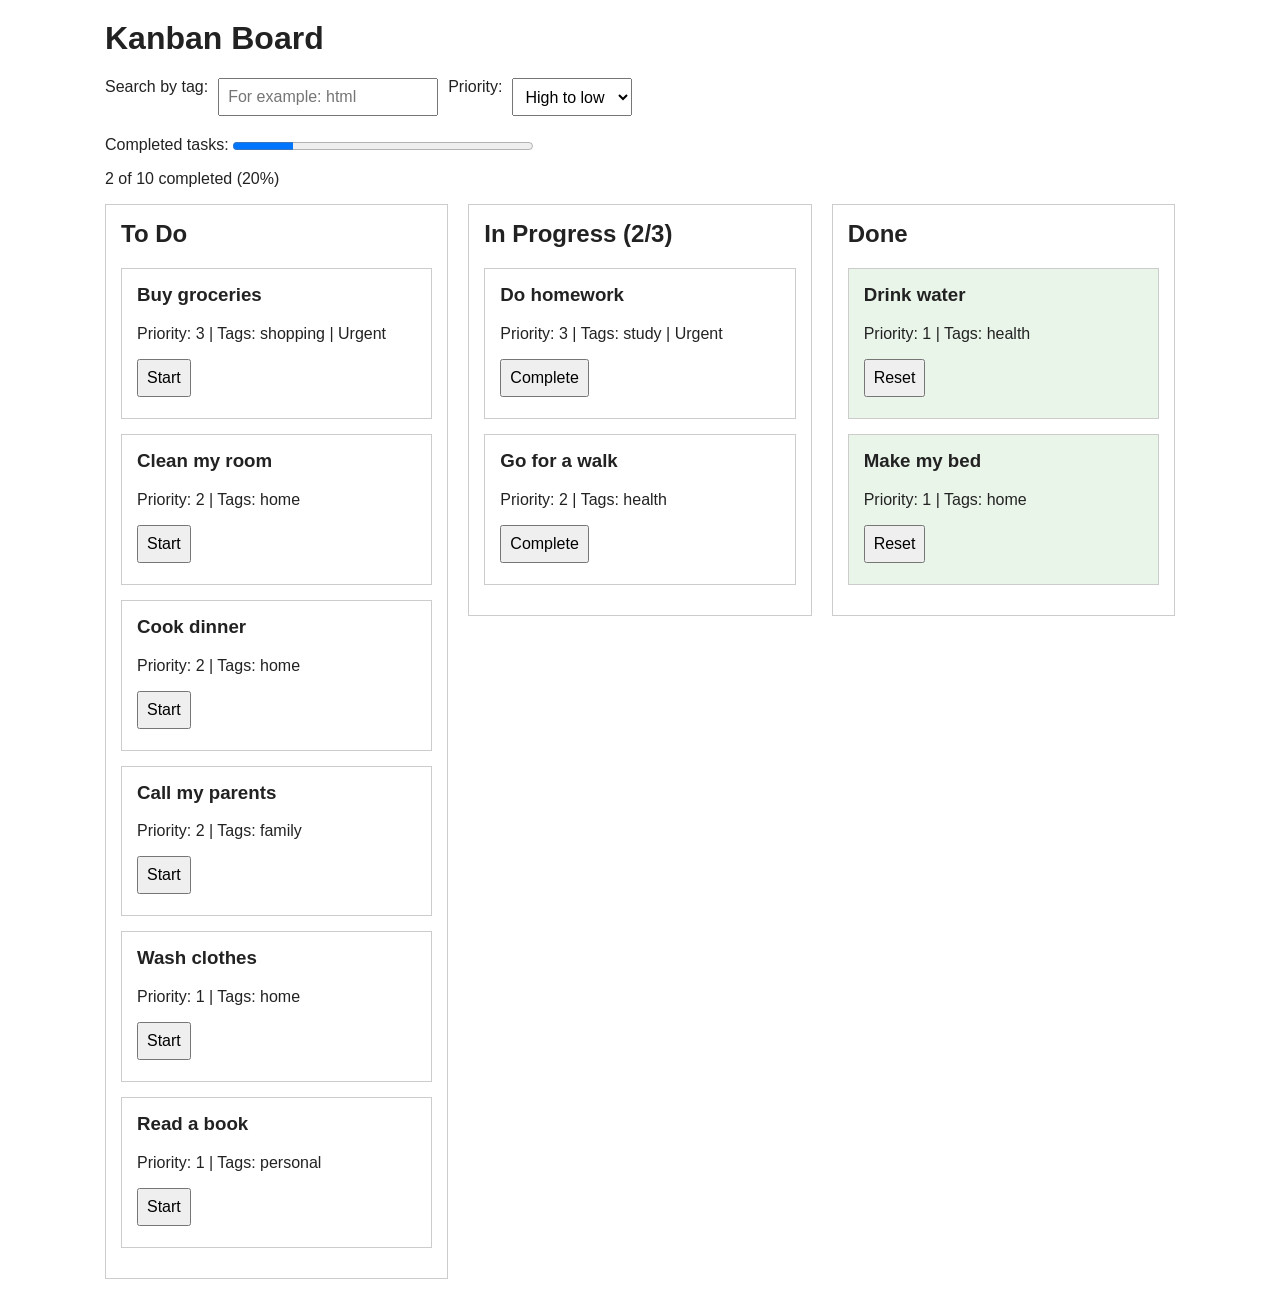
<file: assignment5/task2(kanban).html>
<!DOCTYPE html>
<html lang="en">
<head>
    <meta charset="UTF-8">
    <meta name="viewport" content="width=device-width, initial-scale=1.0">

    <title>Kanban Board</title>

    <link rel="stylesheet" href="style.css">
    <script src="js/kanban.js" defer></script>
</head>
<body>
<h1>Kanban Board</h1>

<div class="controls">
    <label for="search-input">Search by tag:</label>
    <input
            id="search-input"
            type="search"
            placeholder="For example: html"
    >

    <label for="sort-select">Priority:</label>
    <select id="sort-select">
        <option value="high-first">High to low</option>
        <option value="low-first">Low to high</option>
    </select>
</div>

<label for="completion-progress">Completed tasks:</label>
<progress id="completion-progress" max="100" value="0"></progress>

<p id="completion-text" aria-live="polite"></p>
<p id="board-message" class="error" role="status"></p>
<p id="empty-message" role="status" hidden>No tasks found.</p>

<div class="board" id="kanban-board">
    <section class="column" data-status="todo">
        <h2>To Do</h2>
        <div class="cards-container"></div>
    </section>

    <section class="column" data-status="in-progress">
        <h2>
            In Progress
            (<span class="progress-count">0</span>/<span id="progress-limit">3</span>)
        </h2>
        <div class="cards-container"></div>
    </section>

    <section class="column" data-status="done">
        <h2>Done</h2>
        <div class="cards-container"></div>
    </section>
</div>
</body>
</html>
</file>
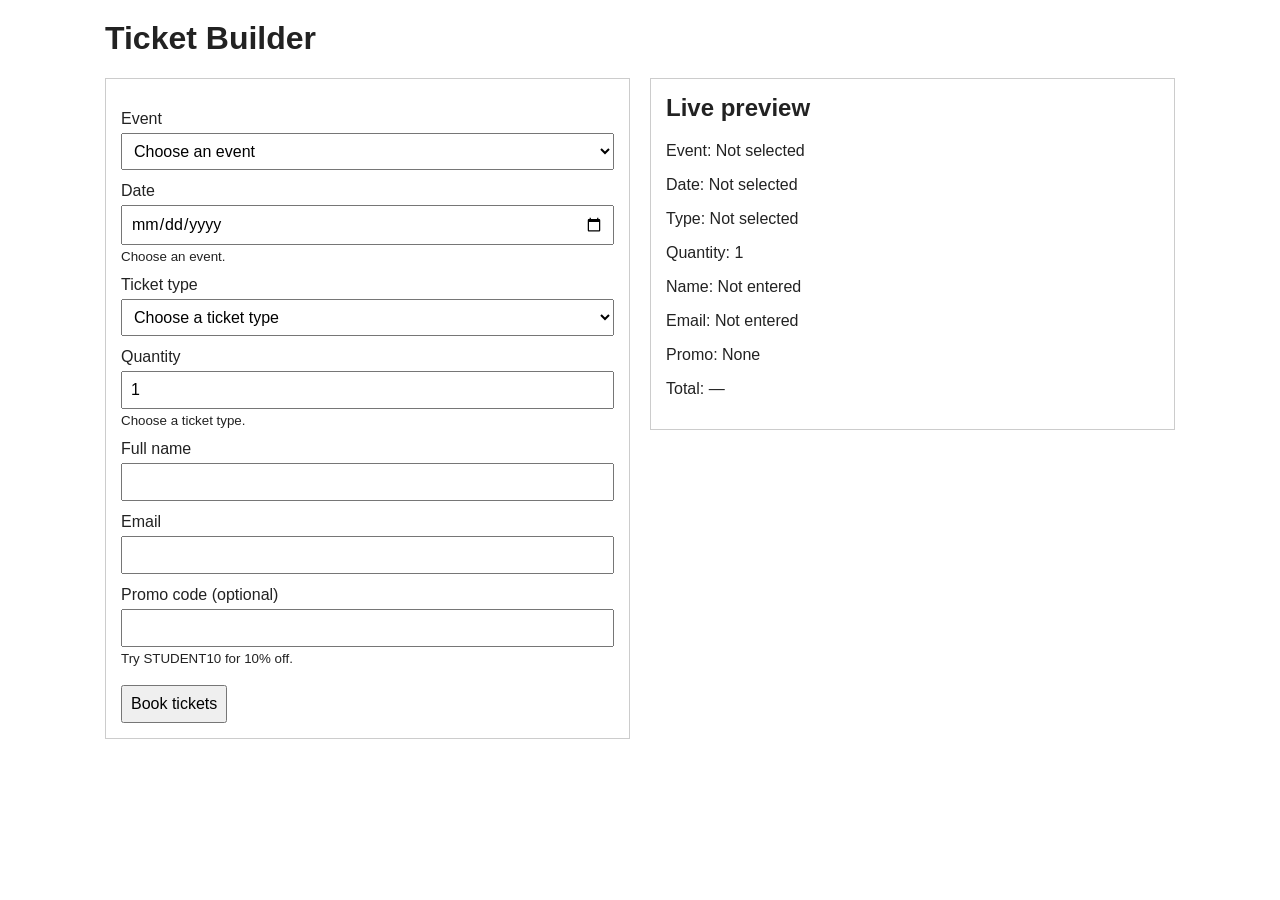
<file: assignment5/task3(tickets).html>
<!DOCTYPE html>
<html lang="en">
<head>
    <meta charset="UTF-8">
    <meta name="viewport" content="width=device-width, initial-scale=1.0">
    <title>Ticket Builder</title>
    <link rel="stylesheet" href="style.css">
    <script src="js/tickets.js" defer></script>
</head>
<body class="ticket-page">

<h1>Ticket Builder</h1>

<div class="ticket-layout">
    <form id="ticket-form">
        <p id="error-summary" role="alert"></p>

        <label for="event">Event</label>
        <select id="event" name="event" required
                aria-describedby="event-error">
            <option value="">Choose an event</option>
            <option value="music">Music Night</option>
            <option value="movie">Movie Night</option>
        </select>
        <small id="event-error" class="field-error"></small>

        <label for="date">Date</label>
        <input id="date" name="date" type="date" required
               aria-describedby="date-help date-error">
        <small id="date-help"></small>
        <small id="date-error" class="field-error"></small>

        <label for="type">Ticket type</label>
        <select id="type" name="type" required
                aria-describedby="type-error">
            <option value="">Choose a ticket type</option>
            <option value="standard">Standard — 3000 KZT</option>
            <option value="vip">VIP — 7000 KZT</option>
        </select>
        <small id="type-error" class="field-error"></small>

        <label for="quantity">Quantity</label>
        <input id="quantity" name="quantity" type="number"
               min="1" step="1" value="1" required
               aria-describedby="quantity-help quantity-error">
        <small id="quantity-help"></small>
        <small id="quantity-error" class="field-error"></small>

        <label for="name">Full name</label>
        <input id="name" name="fullName" type="text"
               minlength="2" autocomplete="name" required
               aria-describedby="name-error">
        <small id="name-error" class="field-error"></small>

        <label for="email">Email</label>
        <input id="email" name="email" type="email"
               autocomplete="email" required
               aria-describedby="email-error">
        <small id="email-error" class="field-error"></small>

        <label for="promo">Promo code (optional)</label>
        <input id="promo" name="promo" type="text"
               aria-describedby="promo-help promo-error">
        <small id="promo-help">Try STUDENT10 for 10% off.</small>
        <small id="promo-error" class="field-error"></small>

        <button type="submit">Book tickets</button>
    </form>

    <section class="ticket-preview">
        <h2>Live preview</h2>
        <div id="preview" aria-live="polite"></div>
    </section>
</div>

<section id="ticket-result" class="ticket-result"
         role="status" hidden></section>

</body>
</html>
</file>
<file: assignment3/style.css>
body {
    background-color: #f7f4ed;
}
.hero-image, .card-img-top {
    width: 100%;
    aspect-ratio: 4 / 3;
    object-fit: cover;
}
.strengths-section {
    padding: 2rem 5%;
    background-color: #e8eee5;
}
.strengths-grid {
    display: grid;
    grid-template-columns: 1fr;
    gap: 1rem;
}
.strength-item {
    padding: 1rem;
    background-color: whitesmoke;
    border: 1px solid #26ff00;
    border-radius: 8px;
}
.strengths-section h2 {
    font-size: 2rem;
}
@media (min-width: 768px) {
    .strengths-grid {
        grid-template-columns: repeat(2, 1fr);
    }
    .strengths-section h2 {
        font-size: 2.5rem;
    }
}
@media (min-width: 992px) {
    .strengths-grid {
        grid-template-columns: repeat(3, 1fr);
    }
}
</file>
<file: style.css>
:root {
    --color-white: #ffffff;
    --color-page: #f1f3f6;
    --color-text: #202633;
    --color-muted: #596579;
    --color-ink: #172033;
    --color-border: #d8dee8;
    --color-red: #ff0000;
    --color-blue: #3952a1;
    --color-yellow: #efc41c;
}

* {
    box-sizing: border-box;
}

body {
    margin: 0;
    color: var(--color-text);
    font-family: Arial, sans-serif;
}


.task1-body {
    display: flex;
    min-height: 100vh;
    align-items: center;
    justify-content: center;
    background-color: var(--color-page);
}

.grid-art {
    display: grid;
    grid-template-columns: repeat(6, minmax(0, 1fr));
    grid-template-rows: repeat(6, minmax(0, 1fr));
    gap: 8px;
    padding: 8px;
    width: min(80vw, 80vh);
    aspect-ratio: 1;
    background-color: var(--color-ink);
}

.red {
    grid-column: 1 / 4;
    grid-row: 4 / 7;
    background-color: var(--color-red);
}

.blue {
    grid-column: 1 / 3;
    grid-row: 1 / 4;
    background-color: var(--color-blue);
}

.yellow {
    grid-column: 3 / 5;
    grid-row: 2 / 4;
    background-color: var(--color-yellow);
}

.black {
    grid-column: 4 / 5;
    grid-row: 4 / 7;
    background-color: var(--color-ink);
}

.white1 {
    grid-column: 3 / 7;
    grid-row: 1 / 2;
    background-color: var(--color-white);
}

.white2 {
    grid-column: 5 / 7;
    grid-row: 2 / 5;
    background-color: var(--color-white);
}

.white3 {
    grid-column: 5 / 7;
    grid-row: 5 / 7;
    background-color: var(--color-white);
}


/* Общие стили Task 2 */

.task2-body {
    margin: 0;
    background-color: #f4f4f4;
    color: #222;
    font-family: Arial, sans-serif;
}

.task2-body main {
    display: flex;
    flex-direction: column;
    gap: 16px;
    padding: 16px;
}

.component {
    padding: 16px;
    border: 1px solid #ccc;
    border-radius: 6px;
    background-color: white;
}

.task2-body button {
    padding: 8px 12px;
    border: 1px solid #999;
    border-radius: 4px;
    background-color: #eee;
    color: #222;
    font: inherit;
    cursor: pointer;
}

/* Навигация */

.task2-body > header {
    background-color: #333;
}

.nav {
    display: flex;
    flex-wrap: wrap;
    align-items: center;
    gap: 16px;
    border: 0;
    border-radius: 0;
    background-color: #333;
}

.nav__logo,
.nav__links a {
    color: white;
    text-decoration: none;
}

.nav__logo {
    font-weight: bold;
}

.nav__links {
    display: flex;
    flex-wrap: wrap;
    gap: 12px;
}

.nav__actions {
    display: flex;
    gap: 8px;
    margin-left: auto;
}

/* Карточки */

.cards {
    display: flex;
    flex-wrap: wrap;
    align-items: stretch;
    gap: 16px;
}

.card {
    display: flex;
    flex: 1 1 15rem;
    flex-direction: column;
    gap: 12px;
    padding: 16px;
    border: 1px solid #ccc;
    border-radius: 6px;
    background-color: white;
}

.card__title,
.card__description {
    margin: 0;
}

.card__button {
    align-self: flex-start;
    margin-top: auto;
}

/* Пагинация */

.pagination {
    display: flex;
    flex-wrap: wrap;
    align-items: center;
    gap: 12px;
}

.pagination__controls {
    display: flex;
    flex: 1 1 16rem;
    align-items: center;
    justify-content: center;
    gap: 8px;
}

.pagination__pages {
    display: flex;
    gap: 8px;
}

.pagination__count {
    margin: 0 0 0 auto;
}

/* Комментарий */

.comment {
    display: flex;
    align-items: flex-start;
    gap: 12px;
}

.comment__avatar {
    display: flex;
    flex: 0 0 40px;
    align-items: center;
    justify-content: center;
    aspect-ratio: 1;
    border-radius: 50%;
    background-color: #ddd;
}

.comment__body {
    display: flex;
    flex: 1;
    flex-direction: column;
    min-width: 0;
    gap: 8px;
}

.comment__meta {
    display: flex;
    flex-wrap: wrap;
    justify-content: space-between;
    gap: 8px;
}

.comment__date,
.comment__text {
    margin: 0;
}

.comment__text {
    overflow-wrap: anywhere;
}

/* Тарифы */

.pricing {
    display: flex;
    flex-wrap: wrap;
    align-items: flex-end;
    gap: 16px;
}

.plan {
    display: flex;
    flex: 1 1 15rem;
    flex-direction: column;
    gap: 12px;
    padding: 16px;
    border: 1px solid #ccc;
    border-radius: 6px;
    background-color: white;
    text-align: center;
}

.plan p {
    margin: 0;
}

.plan__title {
    margin: 0;
}

.plan__button {
    margin-top: auto;
}

.plan--recommended {
    padding-top: 32px;
    padding-bottom: 32px;
    border-color: #777;
    background-color: #e8e8e8;
}


.task3-body {
    min-height: 100vh;
    padding: clamp(0.5rem, 3vw, 2rem);
    background-color: var(--color-page);
}

.heroes {
    display: grid;
    gap: 1rem;
}

.hero-card {
    display: flex;
    min-width: 0;
    flex-direction: column;
    overflow: hidden;
    border: 1px solid var(--color-border);
    border-radius: 0.75rem;
    background-color: var(--color-white);
    box-shadow: 0 0.25rem 1rem rgb(0 0 0 / 8%);
}

.hero-card img {
    display: block;
    width: 100%;
    aspect-ratio: 4 / 3;
    object-fit: cover;
}

.hero-content {
    display: flex;
    min-width: 0;
    flex-direction: column;
    align-items: flex-start;
    gap: 0.75rem;
    padding: 1rem;
    overflow-wrap: anywhere;
}

.hero-content h2,
.hero-content p {
    margin: 0;
}

.hero-date {
    color: var(--color-muted);
    font-size: 0.9rem;
}


.heroes--grid {
    grid-template-columns: repeat(
        auto-fit,
        minmax(min(100%, 15rem), 1fr)
    );
}


.heroes--list {
    grid-template-columns: 1fr;
}

.heroes--list .hero-card {
    flex-direction: row;
    flex-wrap: wrap;
    align-items: center;
    gap: 1rem;
    padding: 0.75rem;
}

.heroes--list .hero-card img {
    flex: 0 1 20%;
    width: 20%;
    aspect-ratio: 4 / 3;
    border-radius: 0.5rem;
}

.heroes--list .hero-content {
    flex: 1 1 12rem;
    padding: 0;
}

.heroes--list .hero-date {
    align-self: flex-end;
}


.heroes--magazine {
    grid-template-columns: repeat(
        auto-fit,
        minmax(min(100%, 7rem), 1fr)
    );
    grid-auto-flow: dense;
}

.heroes--magazine .hero-card--lead {
    grid-column: span 2;
    grid-row: span 2;
}

.heroes--magazine .hero-card--lead img {
    aspect-ratio: 16 / 9;
}

.heroes--magazine .hero-card--lead h2 {
    font-size: 1.6rem;
}
</file>
<file: assignment2/style.css>
:root {
    --color-white: #ffffff;
    --color-page: #f2f2f2;
    --color-text: #242424;
    --color-muted: #666666;
    --color-ink: #222222;
    --color-border: #d2d2d2;
    --color-red: #e53935;
    --color-blue: #365f9d;
    --color-yellow: #e7c547;
}

* {
    box-sizing: border-box;
}

body {
    margin: 0;
    color: var(--color-text);
    font-family: Arial, sans-serif;
}


.task1-body {
    display: flex;
    min-height: 100vh;
    align-items: center;
    justify-content: center;
    background-color: var(--color-page);
}

.grid-art {
    display: grid;
    grid-template-columns: repeat(6, minmax(0, 1fr));
    grid-template-rows: repeat(6, minmax(0, 1fr));
    gap: 8px;
    padding: 8px;
    width: min(80vw, 80vh);
    aspect-ratio: 1;
    background-color: var(--color-ink);
}

.red {
    grid-column: 1 / 4;
    grid-row: 4 / 7;
    background-color: var(--color-red);
}

.blue {
    grid-column: 1 / 3;
    grid-row: 1 / 4;
    background-color: var(--color-blue);
}

.yellow {
    grid-column: 3 / 5;
    grid-row: 2 / 4;
    background-color: var(--color-yellow);
}

.black {
    grid-column: 4 / 5;
    grid-row: 4 / 7;
    background-color: var(--color-ink);
}

.white1 {
    grid-column: 3 / 7;
    grid-row: 1 / 2;
    background-color: var(--color-white);
}

.white2 {
    grid-column: 5 / 7;
    grid-row: 2 / 5;
    background-color: var(--color-white);
}

.white3 {
    grid-column: 5 / 7;
    grid-row: 5 / 7;
    background-color: var(--color-white);
}


/* Task 2 */

.task2-body {
    margin: 0;
    background-color: #f4f4f4;
    color: #222;
    font-family: Arial, sans-serif;
}

.task2-body main {
    display: flex;
    flex-direction: column;
    gap: 16px;
    padding: 16px;
}

.component {
    padding: 16px;
    border: 1px solid #ccc;
    border-radius: 6px;
    background-color: white;
}

.task2-body button {
    padding: 8px 12px;
    border: 1px solid #999;
    border-radius: 4px;
    background-color: #eee;
    color: #222;
    font: inherit;
    cursor: pointer;
}

/* Навигация */

.task2-body > header {
    background-color: #333;
}

.nav {
    display: flex;
    flex-wrap: wrap;
    align-items: center;
    gap: 16px;
    border: 0;
    border-radius: 0;
    background-color: #333;
}

.nav__logo,
.nav__links a {
    color: white;
    text-decoration: none;
}

.nav__logo {
    font-weight: bold;
}

.nav__links {
    display: flex;
    flex-wrap: wrap;
    gap: 12px;
}

.nav__actions {
    display: flex;
    gap: 8px;
    margin-left: auto;
}

/* Карточки */

.cards {
    display: flex;
    flex-wrap: wrap;
    align-items: stretch;
    gap: 16px;
}

.card {
    display: flex;
    flex: 1 1 15rem;
    flex-direction: column;
    gap: 12px;
    padding: 16px;
    border: 1px solid #ccc;
    border-radius: 6px;
    background-color: white;
}

.card__title,
.card__description {
    margin: 0;
}

.card__button {
    align-self: flex-start;
    margin-top: auto;
}

/* Пагинация */

.pagination {
    display: flex;
    flex-wrap: wrap;
    align-items: center;
    gap: 12px;
}

.pagination__controls {
    display: flex;
    flex: 1 1 16rem;
    align-items: center;
    justify-content: center;
    gap: 8px;
}

.pagination__pages {
    display: flex;
    gap: 8px;
}

.pagination__count {
    margin: 0 0 0 auto;
}

/* Комментарий */

.comment {
    display: flex;
    align-items: flex-start;
    gap: 12px;
}

.comment__avatar {
    display: flex;
    flex: 0 0 40px;
    align-items: center;
    justify-content: center;
    aspect-ratio: 1;
    border-radius: 50%;
    background-color: #ddd;
}

.comment__body {
    display: flex;
    flex: 1;
    flex-direction: column;
    min-width: 0;
    gap: 8px;
}

.comment__meta {
    display: flex;
    flex-wrap: wrap;
    justify-content: space-between;
    gap: 8px;
}

.comment__date,
.comment__text {
    margin: 0;
}

.comment__text {
    overflow-wrap: anywhere;
}

/* Тарифы */

.pricing {
    display: flex;
    flex-wrap: wrap;
    align-items: flex-end;
    gap: 16px;
}

.plan {
    display: flex;
    flex: 1 1 15rem;
    flex-direction: column;
    gap: 12px;
    padding: 16px;
    border: 1px solid #ccc;
    border-radius: 6px;
    background-color: white;
    text-align: center;
}

.plan p {
    margin: 0;
}

.plan__title {
    margin: 0;
}

.plan__button {
    margin-top: auto;
}

.plan--recommended {
    padding-top: 32px;
    padding-bottom: 32px;
    border-color: #777;
    background-color: #e8e8e8;
}


.task3-body {
    min-height: 100vh;
    padding: clamp(0.5rem, 3vw, 2rem);
    background-color: var(--color-page);
}

.heroes {
    display: grid;
    gap: 1rem;
}

.hero-card {
    display: flex;
    min-width: 0;
    flex-direction: column;
    overflow: hidden;
    border: 1px solid var(--color-border);
    border-radius: 0.75rem;
    background-color: var(--color-white);
    box-shadow: 0 0.25rem 1rem rgb(0 0 0 / 8%);
}

.hero-card img {
    display: block;
    width: 100%;
    aspect-ratio: 4 / 3;
    object-fit: cover;
}

.hero-content {
    display: flex;
    min-width: 0;
    flex-direction: column;
    align-items: flex-start;
    gap: 0.75rem;
    padding: 1rem;
    overflow-wrap: anywhere;
}

.hero-content h2,
.hero-content p {
    margin: 0;
}

.hero-date {
    color: var(--color-muted);
    font-size: 0.9rem;
}


.heroes--grid {
    grid-template-columns: repeat(
        auto-fit,
        minmax(min(100%, 15rem), 1fr)
    );
}


.heroes--list {
    grid-template-columns: 1fr;
}

.heroes--list .hero-card {
    flex-direction: row;
    flex-wrap: wrap;
    align-items: center;
    gap: 1rem;
    padding: 0.75rem;
}

.heroes--list .hero-card img {
    flex: 0 1 20%;
    width: 20%;
    aspect-ratio: 4 / 3;
    border-radius: 0.5rem;
}

.heroes--list .hero-content {
    flex: 1 1 12rem;
    padding: 0;
}

.heroes--list .hero-date {
    align-self: flex-end;
}


.heroes--magazine {
    grid-template-columns: repeat(
        auto-fit,
        minmax(min(100%, 7rem), 1fr)
    );
    grid-auto-flow: dense;
}

.heroes--magazine .hero-card--lead {
    grid-column: span 2;
    grid-row: span 2;
}

.heroes--magazine .hero-card--lead img {
    aspect-ratio: 16 / 9;
}

.heroes--magazine .hero-card--lead h2 {
    font-size: 1.6rem;
}
</file>
<file: assignment4/style.css>
/* Общие стили */

body {
    background: #E6EFEC;
    color: #16302B;
    font-family: "Montserrat", sans-serif;
    font-size: 14px;
}

.form-panel {
    max-width: 54rem;
    background: white;
    border-radius: 24px;
    overflow: hidden;
    box-shadow: 0 16px 32px #16302b26;
}

.panel-header {
    padding: 26px 40px;
    background: #0F6B5F;
    color: white;
}

.panel-header h1 {
    margin: 0;
    font-size: 26px;
    font-weight: 700;
}

.panel-body {
    padding: 40px;
}

.form-label {
    font-size: 14px;
    font-weight: 600;
}

legend.form-label {
    float: none;
    width: auto;
}

.form-control,
.form-select {
    min-width: 0;
    font-size: inherit;
    background-color: #F4F7F5;
    border-color: #CADBD5;
    border-radius: 10px;
}

.form-control:focus,
.form-select:focus,
.form-check-input:focus {
    border-color: #0F6B5F;
    box-shadow: 0 0 0 3px #0f6b5f26;
}

.form-check-input:checked {
    background-color: #0F6B5F;
    border-color: #0F6B5F;
}

.btn {
    padding: 10px 24px;
    border-radius: 30px;
    font-size: inherit;
    font-weight: 600;
}

.btn-find {
    background: #F2A93B;
    color: #16302B;
}

.btn-find:hover,
.btn-find:active {
    background: #E89A25;
    color: #16302B;
}

.btn:focus-visible,
.btn-check:focus-visible + .btn {
    outline: 3px solid #0F6B5F;
    outline-offset: 3px;
}

/* Task 1 */

.task1 .form-floating > .form-control {
    padding-top: 1.625rem;
    padding-bottom: 0.625rem;
}

.task1 .form-floating > label {
    transform: scale(0.85) translateY(-0.5rem) translateX(0.15rem);
}

.task1 .form-floating > .form-control::placeholder {
    color: #596E68;
    opacity: 1;
}

.task1 .trip-toggle .btn {
    padding-block: 7px;
    border-color: #0F6B5F;
    color: #0F6B5F;
}

.task1 .trip-toggle .btn-check:checked + .btn,
.task1 .input-group-text {
    background: #0F6B5F;
    border-color: #0F6B5F;
    color: white;
}

.task1 .btn-clear {
    border: 1px solid #16302B;
    color: #16302B;
}

.task1 .btn-clear:hover {
    background: #E6EFEC;
    border-color: #16302B;
}

/* Task 2 */

.task2 :is(input, select, textarea):user-invalid {
    border-color: #B02A37;
}

.task2 :is(input, select, textarea):user-invalid ~ .invalid-feedback,
.task2 .radio-field:has(input:user-invalid) > .invalid-feedback {
    display: block;
}

/* Телефон */

@media (max-width: 767.98px) {
    .panel-header,
    .panel-body {
        padding: 20px;
    }

    .panel-header h1 {
        font-size: 20px;
    }

    .task1 .trip-toggle {
        display: flex;
    }

    .task1 .trip-toggle .btn {
        flex: 1;
        padding-inline: 12px;
    }
}
</file>
<file: assignment5/style.css>
* {
    box-sizing: border-box;
}

body {
    font-family: Arial, sans-serif;
    max-width: 1100px;
    margin: 20px auto;
    padding: 0 15px;
    color: #222;
}

h1, h2, h3 {
    margin-top: 0;
}

nav, .controls, .action-buttons {
    display: flex;
    flex-wrap: wrap;
    gap: 10px;
    margin-bottom: 20px;
}

.fighters, .board, .ticket-layout {
    display: flex;
    gap: 20px;
    align-items: flex-start;
}

.fighter-card, .column, #ticket-form, .ticket-preview {
    flex: 1;
    min-width: 0;
}

.battle-rules, .battle-arena, .battle-controls, .battle-history,
.fighter-card, .column, .card, #ticket-form,
.ticket-preview, .ticket-result {
    border: 1px solid #ccc;
    padding: 15px;
    margin-bottom: 15px;
}

input, select, button {
    font: inherit;
    padding: 8px;
    max-width: 100%;
}

button {cursor: pointer; }
button:hover:not(:disabled) { background: #ddd; }
button:disabled { cursor: not-allowed; opacity: 0.6; }
.card button { margin-right: 6px; margin-bottom: 6px; }
#ticket-form label { display: block; margin: 12px 0 5px; }
#ticket-form input, #ticket-form select { width: 100%; }
#ticket-form small { display: block; margin-top: 4px; }
#ticket-form button { margin-top: 15px; }
progress { width: 100%; max-width: 300px; }
p, .card { overflow-wrap: anywhere; }
.error, .field-error, #error-summary, .lose { color: #a00000; }
.invalid { border: 2px solid #a00000; background: #fff0f0; }
.win, .success, .ticket-result, .card.is-done { background: #eaf5ea; }
#empty-message { padding: 10px; background: #fff3cd; }
:focus-visible { outline: 3px solid #1765a5; outline-offset: 2px; }
[hidden] { display: none !important; }

@media (max-width: 700px) {
    .fighters, .board, .ticket-layout { flex-direction: column; }
    .fighter-card, .column, #ticket-form, .ticket-preview { width: 100%; }
}
</file>
